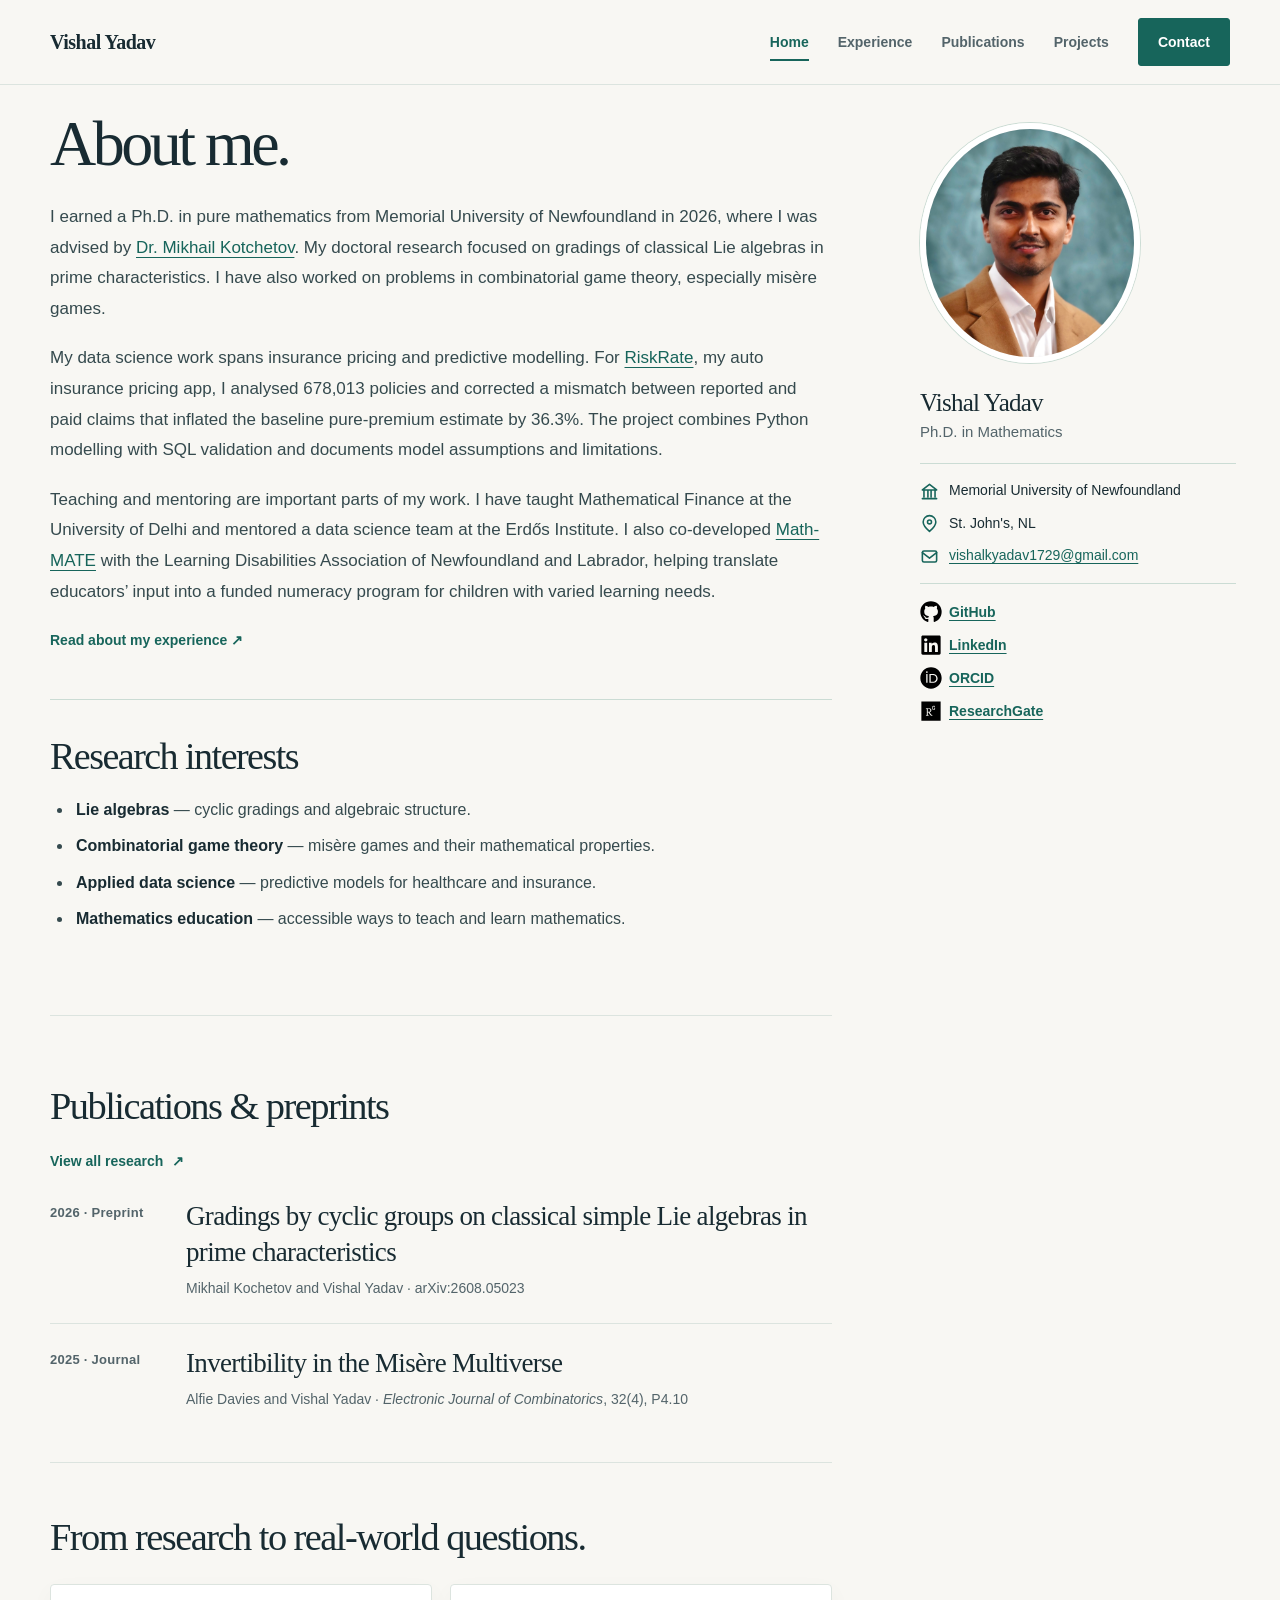
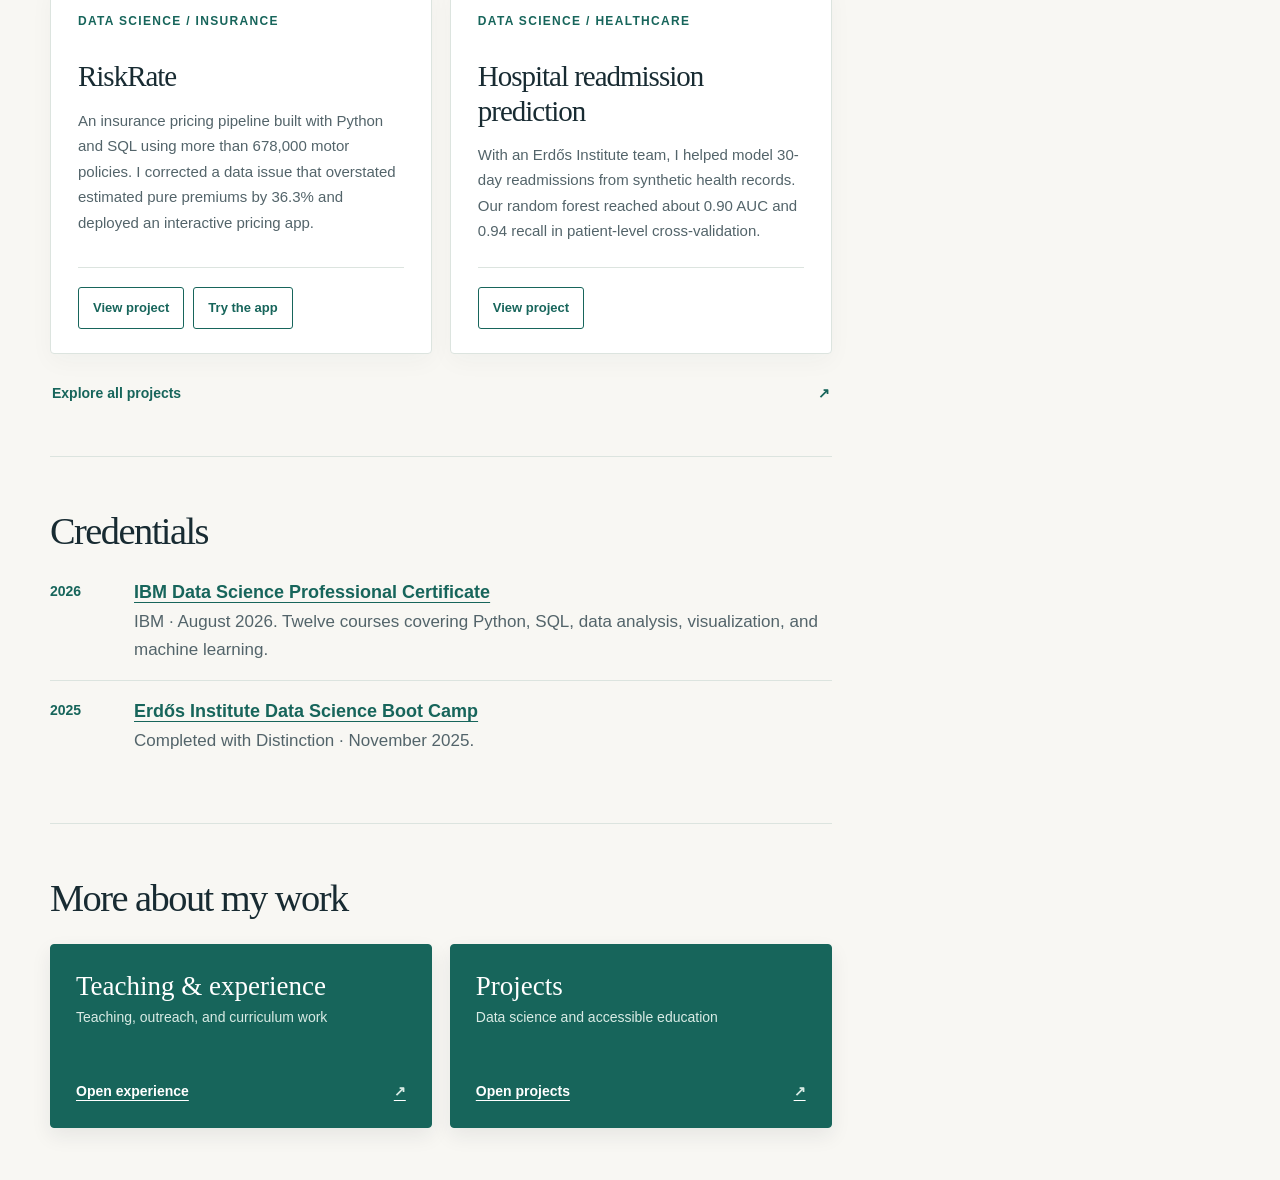
<file: index.html>
<!doctype html>
<html lang="en">
<head>
  <meta charset="utf-8">
  <meta name="viewport" content="width=device-width, initial-scale=1">
  <meta name="description" content="Vishal Yadav is a mathematics researcher, educator, and data scientist working across Lie algebras, game theory, healthcare, and insurance.">
  <title>Vishal Yadav | Mathematics, Data Science &amp; Education</title>
  <meta name="theme-color" content="#f8f7f3">
  <link rel="stylesheet" href="academic.css?v=20261028-profile-icons">
</head>
<body>
  <a class="skip-link" href="#main">Skip to content</a>
  <header class="site-header">
    <div class="header-inner container">
      <a class="brand" href="index.html" aria-label="Vishal Yadav, home"><span class="brand-name">Vishal Yadav</span></a>
      <nav class="main-nav" aria-label="Main navigation">
        <a href="index.html" aria-current="page">Home</a>
        <a href="about.html">Experience</a>
        <a href="education.html">Publications</a>
        <a href="projects.html">Projects</a>
        <a class="nav-contact" href="contact.html">Contact</a>
      </nav>
    </div>
  </header>

  <main id="main">
    <div class="home-layout container">
        <aside class="hero-profile" aria-label="Vishal Yadav's profile and contact details">
          <figure class="hero-portrait"><img src="vish.jpg" alt="Portrait of Vishal Yadav" width="240" height="240" fetchpriority="high"></figure>
          <div class="hero-profile-details">
            <h2>Vishal Yadav</h2>
            <p class="profile-degree">Ph.D. in Mathematics</p>
            <ul class="profile-facts">
              <li><svg viewBox="0 0 24 24" aria-hidden="true"><path d="m3 10 9-7 9 7M3 10h18M5 10v9m5-9v9m4-9v9m5-9v9M3 21h18"/></svg><span>Memorial University of Newfoundland</span></li>
              <li><svg viewBox="0 0 24 24" aria-hidden="true"><path d="M20 10c0 5-8 12-8 12S4 15 4 10a8 8 0 1 1 16 0Z"/><circle cx="12" cy="10" r="2.5"/></svg><span>St. John's, NL</span></li>
              <li><svg viewBox="0 0 24 24" aria-hidden="true"><rect x="3" y="5" width="18" height="14" rx="2"/><path d="m3 7 9 7 9-7"/></svg><a href="mailto:vishalkyadav1729@gmail.com">vishalkyadav1729@gmail.com</a></li>
            </ul>
            <nav class="profile-social" aria-label="Online profiles">
              <!-- Brand marks from Font Awesome Free 6.7.2 (CC BY 4.0). -->
              <a href="https://github.com/vishalyadav1729" target="_blank" rel="noopener noreferrer"><img src="assets/github.svg" alt="" aria-hidden="true"><span>GitHub</span></a>
              <a href="https://www.linkedin.com/in/vishal-yadav1729/" target="_blank" rel="noopener noreferrer"><img src="assets/linkedin.svg" alt="" aria-hidden="true"><span>LinkedIn</span></a>
              <a href="https://orcid.org/0009-0005-4583-9429" target="_blank" rel="noopener noreferrer"><img src="assets/orcid.svg" alt="" aria-hidden="true"><span>ORCID</span></a>
              <a href="https://www.researchgate.net/profile/Vishal-Yadav-47" target="_blank" rel="noopener noreferrer"><img src="assets/researchgate.svg" alt="" aria-hidden="true"><span>ResearchGate</span></a>
            </nav>
          </div>
        </aside>
      <div class="home-content">
        <section class="hero-wrap" aria-labelledby="about-title">
          <div class="hero">
        <div class="hero-copy">
          <h1 id="about-title">About me.</h1>
          <div class="hero-bio">
            <p>I earned a Ph.D. in pure mathematics from Memorial University of Newfoundland in 2026, where I was advised by <a href="https://www.math.mun.ca/~mikhail/" target="_blank" rel="noopener noreferrer">Dr. Mikhail Kotchetov</a>. My doctoral research focused on gradings of classical Lie algebras in prime characteristics. I have also worked on problems in combinatorial game theory, especially misère games.</p>
            <p>My data science work spans insurance pricing and predictive modelling. For <a href="https://riskrate.streamlit.app/" target="_blank" rel="noopener noreferrer">RiskRate</a>, my auto insurance pricing app, I analysed 678,013 policies and corrected a mismatch between reported and paid claims that inflated the baseline pure-premium estimate by 36.3%. The project combines Python modelling with SQL validation and documents model assumptions and limitations.</p>
            <p>Teaching and mentoring are important parts of my work. I have taught Mathematical Finance at the University of Delhi and mentored a data science team at the Erdős Institute. I also co-developed <a href="https://mathmate.ldanl.ca/" target="_blank" rel="noopener noreferrer">Math-MATE</a> with the Learning Disabilities Association of Newfoundland and Labrador, helping translate educators’ input into a funded numeracy program for children with varied learning needs.</p>
          </div>
          <a class="text-link hero-more" href="about.html">Read about my experience <span aria-hidden="true">↗</span></a>
          <section class="hero-interests" aria-labelledby="interests-title">
            <h2 id="interests-title">Research interests</h2>
            <ul>
              <li><strong>Lie algebras</strong> — cyclic gradings and algebraic structure.</li>
              <li><strong>Combinatorial game theory</strong> — misère games and their mathematical properties.</li>
              <li><strong>Applied data science</strong> — predictive models for healthcare and insurance.</li>
              <li><strong>Mathematics education</strong> — accessible ways to teach and learn mathematics.</li>
            </ul>
          </section>
        </div>
          </div>
        </section>

    <div class="home-container">
      <section class="home-section" aria-labelledby="publications-title">
        <div class="section-aside"><h2 id="publications-title">Publications &amp; preprints</h2><a class="aside-link" href="education.html">View all research <span aria-hidden="true">↗</span></a></div>
        <div class="section-main publication-list"><article class="publication-row"><span class="publication-date">2026 · Preprint</span><div><h3><a href="https://arxiv.org/abs/2608.05023" target="_blank" rel="noopener noreferrer">Gradings by cyclic groups on classical simple Lie algebras in prime characteristics</a></h3><p>Mikhail Kochetov and Vishal Yadav · arXiv:2608.05023</p></div></article><article class="publication-row"><span class="publication-date">2025 · Journal</span><div><h3><a href="https://www.combinatorics.org/ojs/index.php/eljc/article/view/v32i4p10" target="_blank" rel="noopener noreferrer">Invertibility in the Misère Multiverse</a></h3><p>Alfie Davies and Vishal Yadav · <i>Electronic Journal of Combinatorics</i>, 32(4), P4.10</p></div></article></div>
      </section>

      <section class="home-section work-section" id="selected-work" aria-labelledby="work-title">
        <div class="section-aside"><h2 id="work-title">From research to real-world questions.</h2></div>
        <div class="section-main work-grid">
          <article class="work-card"><p class="card-type">Data science / Insurance</p><h3>RiskRate</h3><p>An insurance pricing pipeline built with Python and SQL using more than 678,000 motor policies. I corrected a data issue that overstated estimated pure premiums by 36.3% and deployed an interactive pricing app.</p><div class="card-links"><a class="button button-secondary" href="https://github.com/vishalyadav1729/auto-insurance-pricing" target="_blank" rel="noopener noreferrer">View project</a><a class="button button-secondary" href="https://riskrate.streamlit.app/" target="_blank" rel="noopener noreferrer">Try the app</a></div></article>
          <article class="work-card"><p class="card-type">Data science / Healthcare</p><h3>Hospital readmission prediction</h3><p>With an Erdős Institute team, I helped model 30-day readmissions from synthetic health records. Our random forest reached about 0.90 AUC and 0.94 recall in patient-level cross-validation.</p><div class="card-links"><a class="button button-secondary" href="https://github.com/Erdos-Projects/fall-2025-patient-risk-identification" target="_blank" rel="noopener noreferrer">View project</a></div></article>
          <a class="work-more" href="projects.html"><span>Explore all projects</span><span aria-hidden="true">↗</span></a>
        </div>
      </section>

      <section class="home-section credentials-section" aria-labelledby="credentials-title">
        <div class="section-aside"><h2 id="credentials-title">Credentials</h2></div>
        <div class="section-main credential-list"><div><span class="credential-year">2026</span><p><strong><a href="https://coursera.org/share/ab4e0356fe9e3edccf27f408b512e5dd" target="_blank" rel="noopener noreferrer">IBM Data Science Professional Certificate</a></strong><br>IBM · August 2026. Twelve courses covering Python, SQL, data analysis, visualization, and machine learning.</p></div><div><span class="credential-year">2025</span><p><strong><a href="https://www.erdosinstitute.org/certificates/fall-2025/data-science-boot-camp/vishal-yadav/96dfc7ea-9feb-4738-9ed8-773807571219" target="_blank" rel="noopener noreferrer">Erdős Institute Data Science Boot Camp</a></strong><br>Completed with Distinction · November 2025.</p></div></div>
      </section>

      <section class="home-section explore-section" aria-labelledby="explore-title">
        <div class="section-aside"><h2 id="explore-title">More about my work</h2></div>
        <div class="section-main more-links">
          <a href="about.html"><strong>Teaching &amp; experience</strong><span>Teaching, outreach, and curriculum work</span><span class="more-link-action">Open experience <span aria-hidden="true">↗</span></span></a>
          <a href="projects.html"><strong>Projects</strong><span>Data science and accessible education</span><span class="more-link-action">Open projects <span aria-hidden="true">↗</span></span></a>
        </div>
      </section>

    </div>
      </div>
    </div>

  </main>

</body>
</html>
</file>
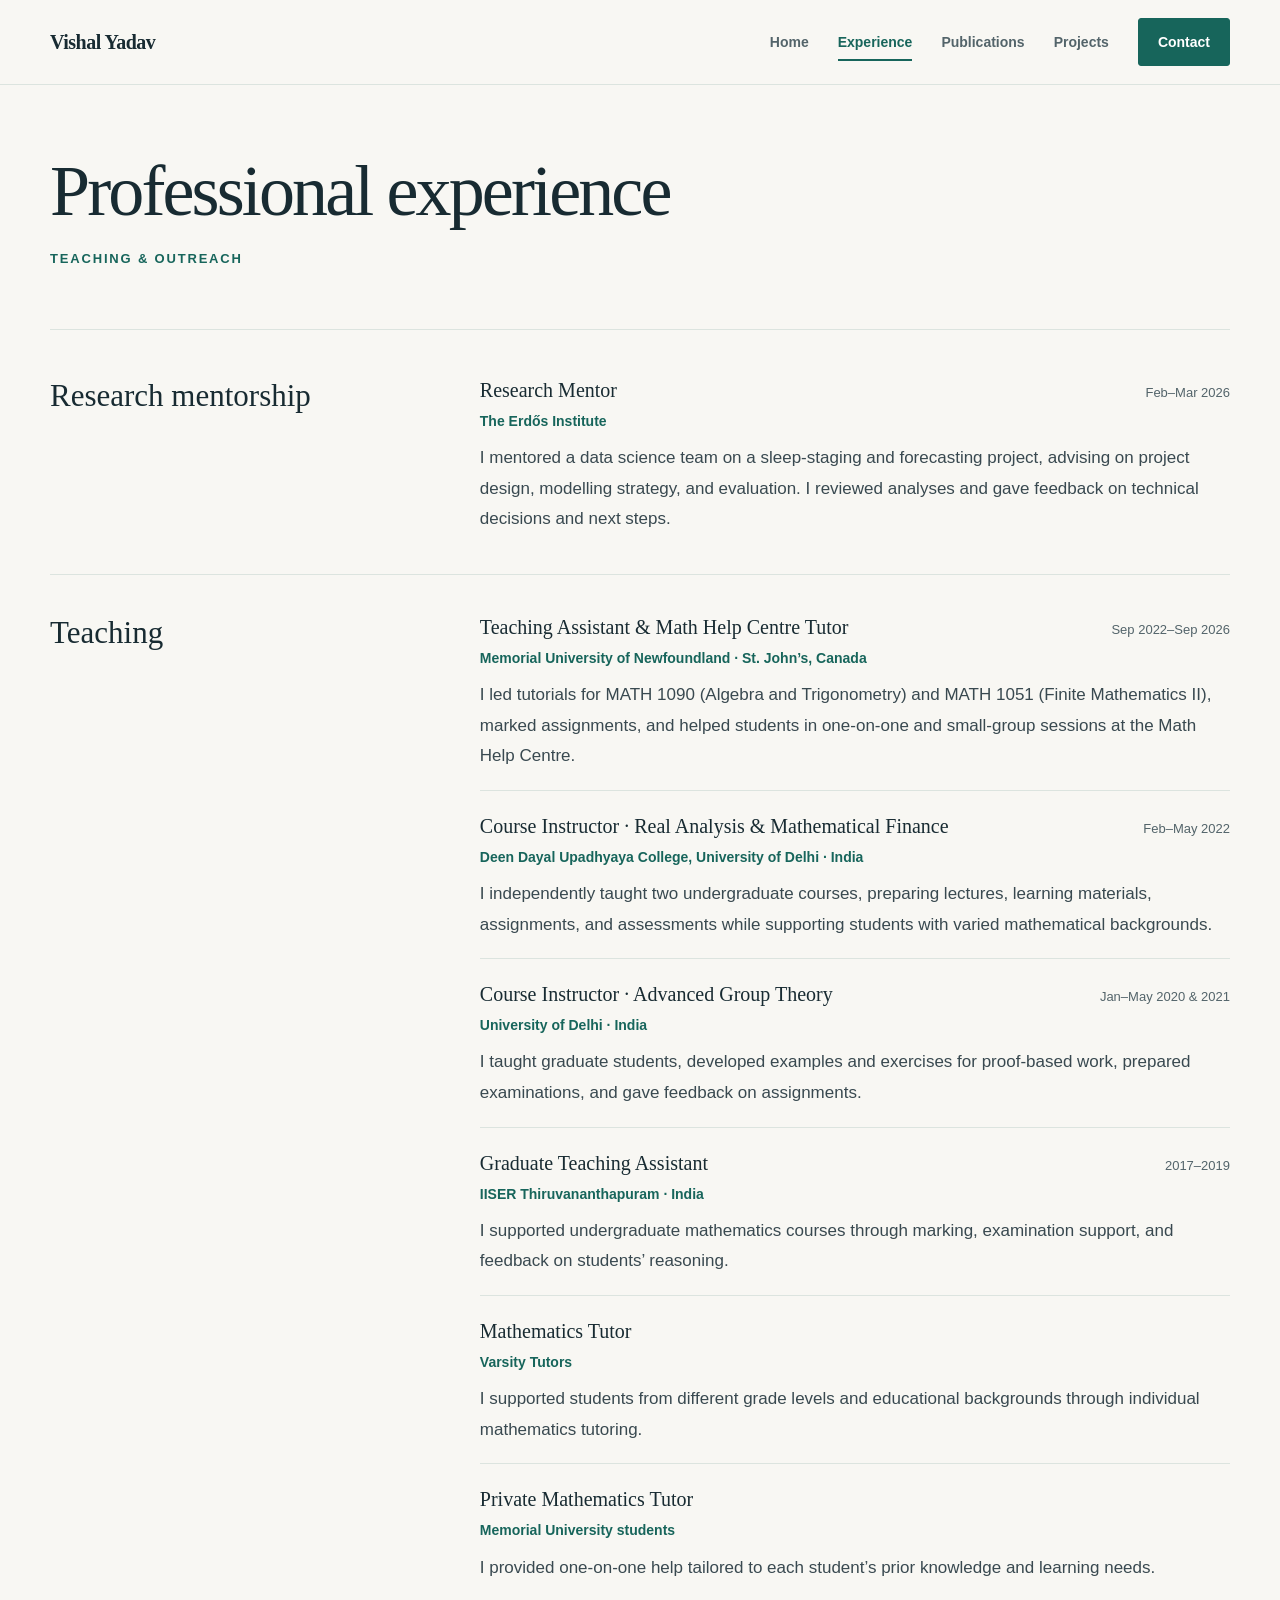
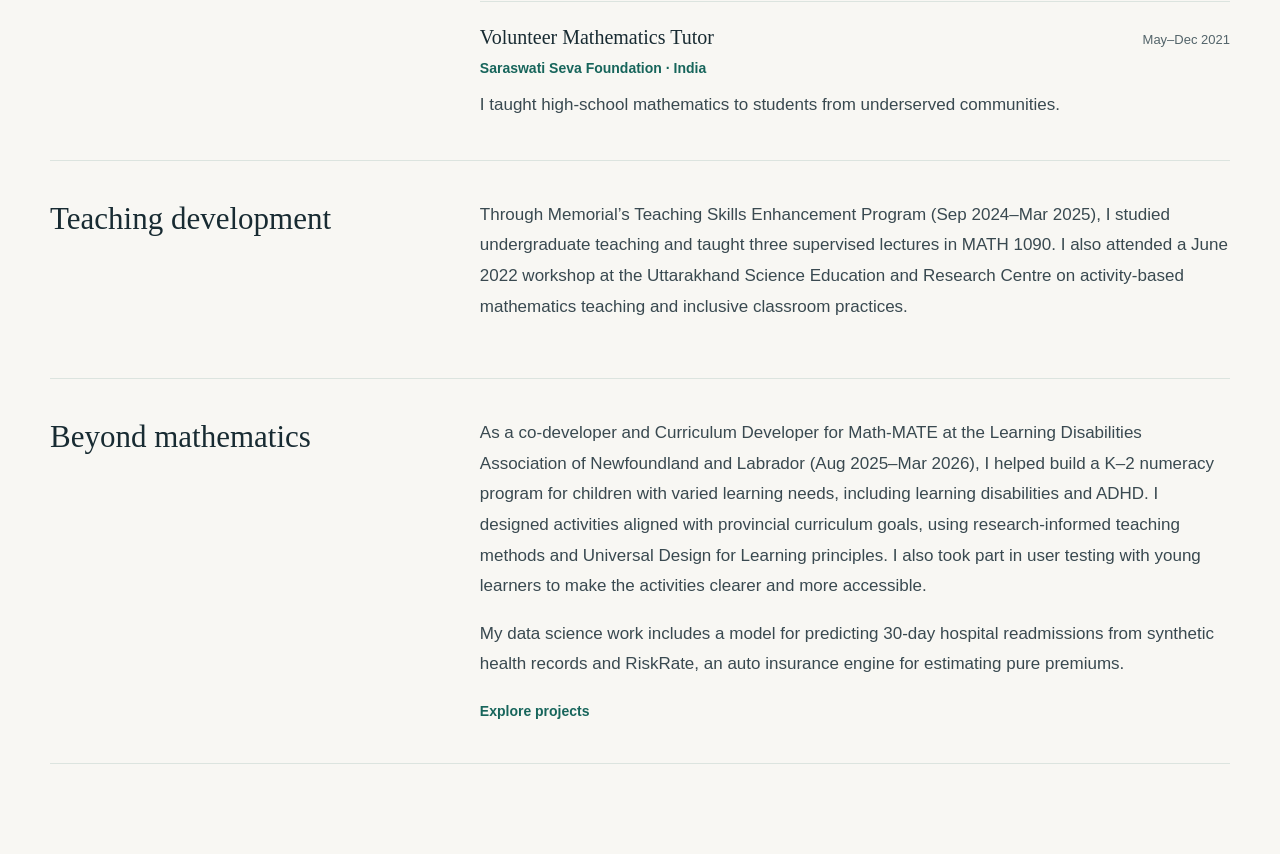
<file: about.html>
<!doctype html>
<html lang="en">
<head>
  <meta charset="utf-8">
  <meta name="viewport" content="width=device-width, initial-scale=1">
  <meta name="description" content="Vishal Yadav's research mentoring, mathematics teaching, tutoring, and accessible education work.">
  <title>Experience | Vishal Yadav</title>
  <link rel="stylesheet" href="academic.css?v=20261028-fixed-header">
</head>
<body>
  <a class="skip-link" href="#main">Skip to content</a>
  <header class="site-header"><div class="header-inner container"><a class="brand" href="index.html" aria-label="Vishal Yadav, home"><span class="brand-name">Vishal Yadav</span></a><nav class="main-nav" aria-label="Main navigation"><a href="index.html">Home</a><a href="about.html" aria-current="page">Experience</a><a href="education.html">Publications</a><a href="projects.html">Projects</a><a class="nav-contact" href="contact.html">Contact</a></nav></div></header>
  <main id="main">
    <section class="page-hero container"><h1 class="page-title">Professional experience</h1><p class="section-kicker">Teaching &amp; outreach</p></section>
    <div class="page-content container">
      <section class="prose-grid" aria-labelledby="mentoring-heading">
        <h2 id="mentoring-heading">Research mentorship</h2>
        <div class="experience-list">
          <article class="experience-item"><div class="experience-item-head"><h3>Research Mentor</h3><span>Feb–Mar 2026</span></div><p class="experience-place">The Erdős Institute</p><p>I mentored a data science team on a sleep-staging and forecasting project, advising on project design, modelling strategy, and evaluation. I reviewed analyses and gave feedback on technical decisions and next steps.</p></article>
        </div>
      </section>
      <section class="prose-grid" aria-labelledby="teaching-heading">
        <h2 id="teaching-heading">Teaching</h2>
        <div class="experience-list">
          <article class="experience-item"><div class="experience-item-head"><h3>Teaching Assistant &amp; Math Help Centre Tutor</h3><span>Sep 2022–Sep 2026</span></div><p class="experience-place">Memorial University of Newfoundland · St. John’s, Canada</p><p>I led tutorials for MATH 1090 (Algebra and Trigonometry) and MATH 1051 (Finite Mathematics II), marked assignments, and helped students in one-on-one and small-group sessions at the Math Help Centre.</p></article>
          <article class="experience-item"><div class="experience-item-head"><h3>Course Instructor · Real Analysis &amp; Mathematical Finance</h3><span>Feb–May 2022</span></div><p class="experience-place">Deen Dayal Upadhyaya College, University of Delhi · India</p><p>I independently taught two undergraduate courses, preparing lectures, learning materials, assignments, and assessments while supporting students with varied mathematical backgrounds.</p></article>
          <article class="experience-item"><div class="experience-item-head"><h3>Course Instructor · Advanced Group Theory</h3><span>Jan–May 2020 &amp; 2021</span></div><p class="experience-place">University of Delhi · India</p><p>I taught graduate students, developed examples and exercises for proof-based work, prepared examinations, and gave feedback on assignments.</p></article>
          <article class="experience-item"><div class="experience-item-head"><h3>Graduate Teaching Assistant</h3><span>2017–2019</span></div><p class="experience-place">IISER Thiruvananthapuram · India</p><p>I supported undergraduate mathematics courses through marking, examination support, and feedback on students’ reasoning.</p></article>
          <article class="experience-item"><div class="experience-item-head"><h3>Mathematics Tutor</h3></div><p class="experience-place">Varsity Tutors</p><p>I supported students from different grade levels and educational backgrounds through individual mathematics tutoring.</p></article>
          <article class="experience-item"><div class="experience-item-head"><h3>Private Mathematics Tutor</h3></div><p class="experience-place">Memorial University students</p><p>I provided one-on-one help tailored to each student’s prior knowledge and learning needs.</p></article>
          <article class="experience-item"><div class="experience-item-head"><h3>Volunteer Mathematics Tutor</h3><span>May–Dec 2021</span></div><p class="experience-place">Saraswati Seva Foundation · India</p><p>I taught high-school mathematics to students from underserved communities.</p></article>
        </div>
      </section>
      <section class="prose-grid" aria-labelledby="development-heading"><h2 id="development-heading">Teaching development</h2><div><p>Through Memorial’s Teaching Skills Enhancement Program (Sep 2024–Mar 2025), I studied undergraduate teaching and taught three supervised lectures in MATH 1090. I also attended a June 2022 workshop at the Uttarakhand Science Education and Research Centre on activity-based mathematics teaching and inclusive classroom practices.</p></div></section>
      <section class="prose-grid" aria-labelledby="beyond-heading"><h2 id="beyond-heading">Beyond mathematics</h2><div><p>As a co-developer and Curriculum Developer for Math-MATE at the Learning Disabilities Association of Newfoundland and Labrador (Aug 2025–Mar 2026), I helped build a K–2 numeracy program for children with varied learning needs, including learning disabilities and ADHD. I designed activities aligned with provincial curriculum goals, using research-informed teaching methods and Universal Design for Learning principles. I also took part in user testing with young learners to make the activities clearer and more accessible.</p><p>My data science work includes a model for predicting 30-day hospital readmissions from synthetic health records and RiskRate, an auto insurance engine for estimating pure premiums.</p><a class="text-link" href="projects.html">Explore projects</a></div></section>
    </div>
  </main>
</body>
</html>
</file>
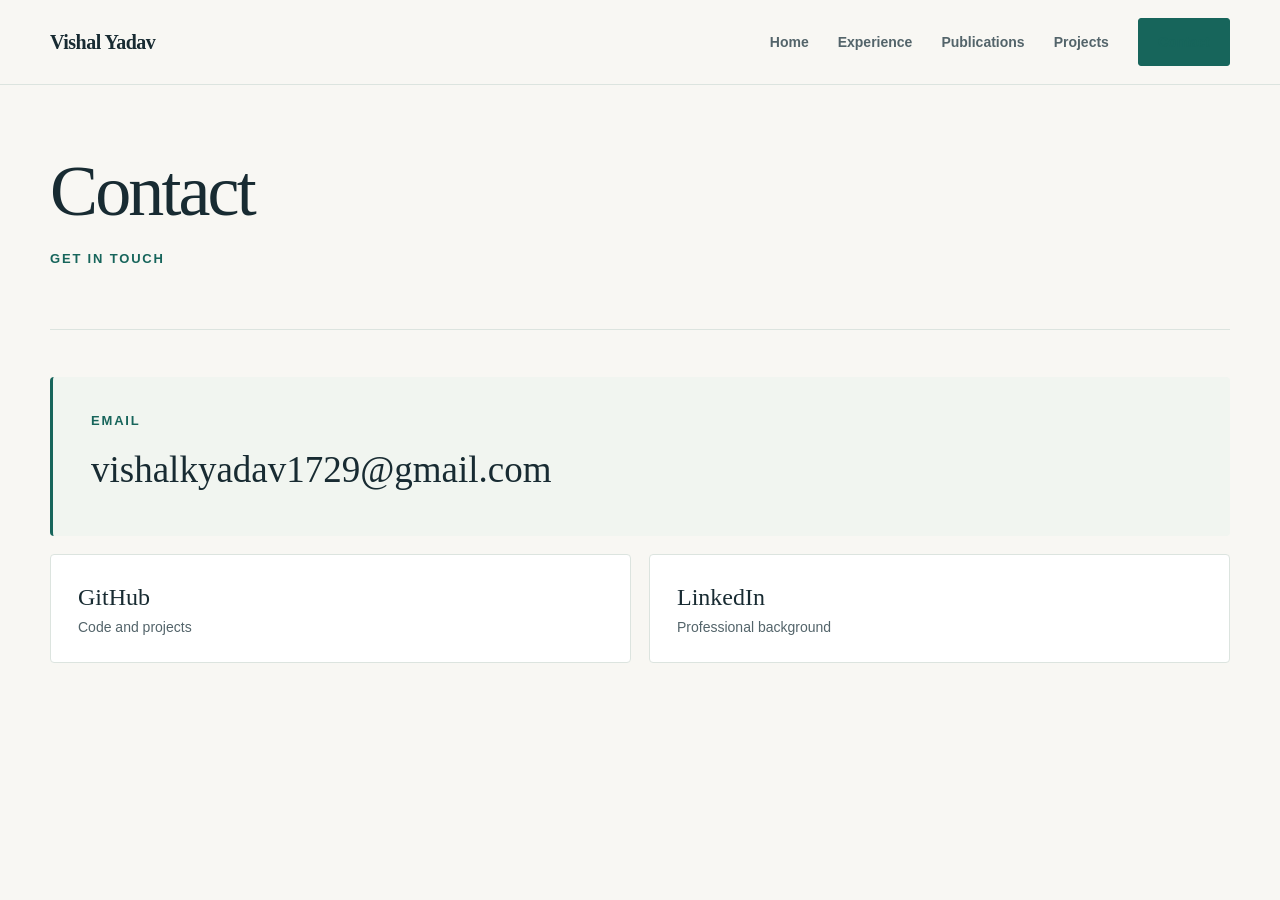
<file: contact.html>
<!doctype html>
<html lang="en">
<head><meta charset="utf-8"><meta name="viewport" content="width=device-width, initial-scale=1"><meta name="description" content="Contact Vishal Yadav for questions about mathematics, research, teaching, or projects."><title>Contact | Vishal Yadav</title><link rel="stylesheet" href="academic.css?v=20261028-fixed-header"></head>
<body class="contact-page">
  <a class="skip-link" href="#main">Skip to content</a>
  <header class="site-header"><div class="header-inner container"><a class="brand" href="index.html" aria-label="Vishal Yadav, home"><span class="brand-name">Vishal Yadav</span></a><nav class="main-nav" aria-label="Main navigation"><a href="index.html">Home</a><a href="about.html">Experience</a><a href="education.html">Publications</a><a href="projects.html">Projects</a><a class="nav-contact" href="contact.html" aria-current="page">Contact</a></nav></div></header>
  <main id="main"><section class="page-hero container"><h1 class="page-title">Contact</h1><p class="section-kicker">Get in touch</p></section>
    <div class="page-content container contact-details">
      <section class="contact-primary" aria-label="Email address">
        <p class="section-kicker">Email</p>
        <a class="contact-email" href="mailto:vishalkyadav1729@gmail.com">vishalkyadav1729@gmail.com</a>
      </section>
      <div class="contact-profiles" aria-label="Online profiles">
        <a class="contact-profile" href="https://github.com/vishalyadav1729" target="_blank" rel="noopener noreferrer"><span><strong>GitHub</strong><small>Code and projects</small></span></a>
        <a class="contact-profile" href="https://www.linkedin.com/in/vishal-yadav1729/" target="_blank" rel="noopener noreferrer"><span><strong>LinkedIn</strong><small>Professional background</small></span></a>
      </div>
    </div>
  </main>
</body></html>
</file>
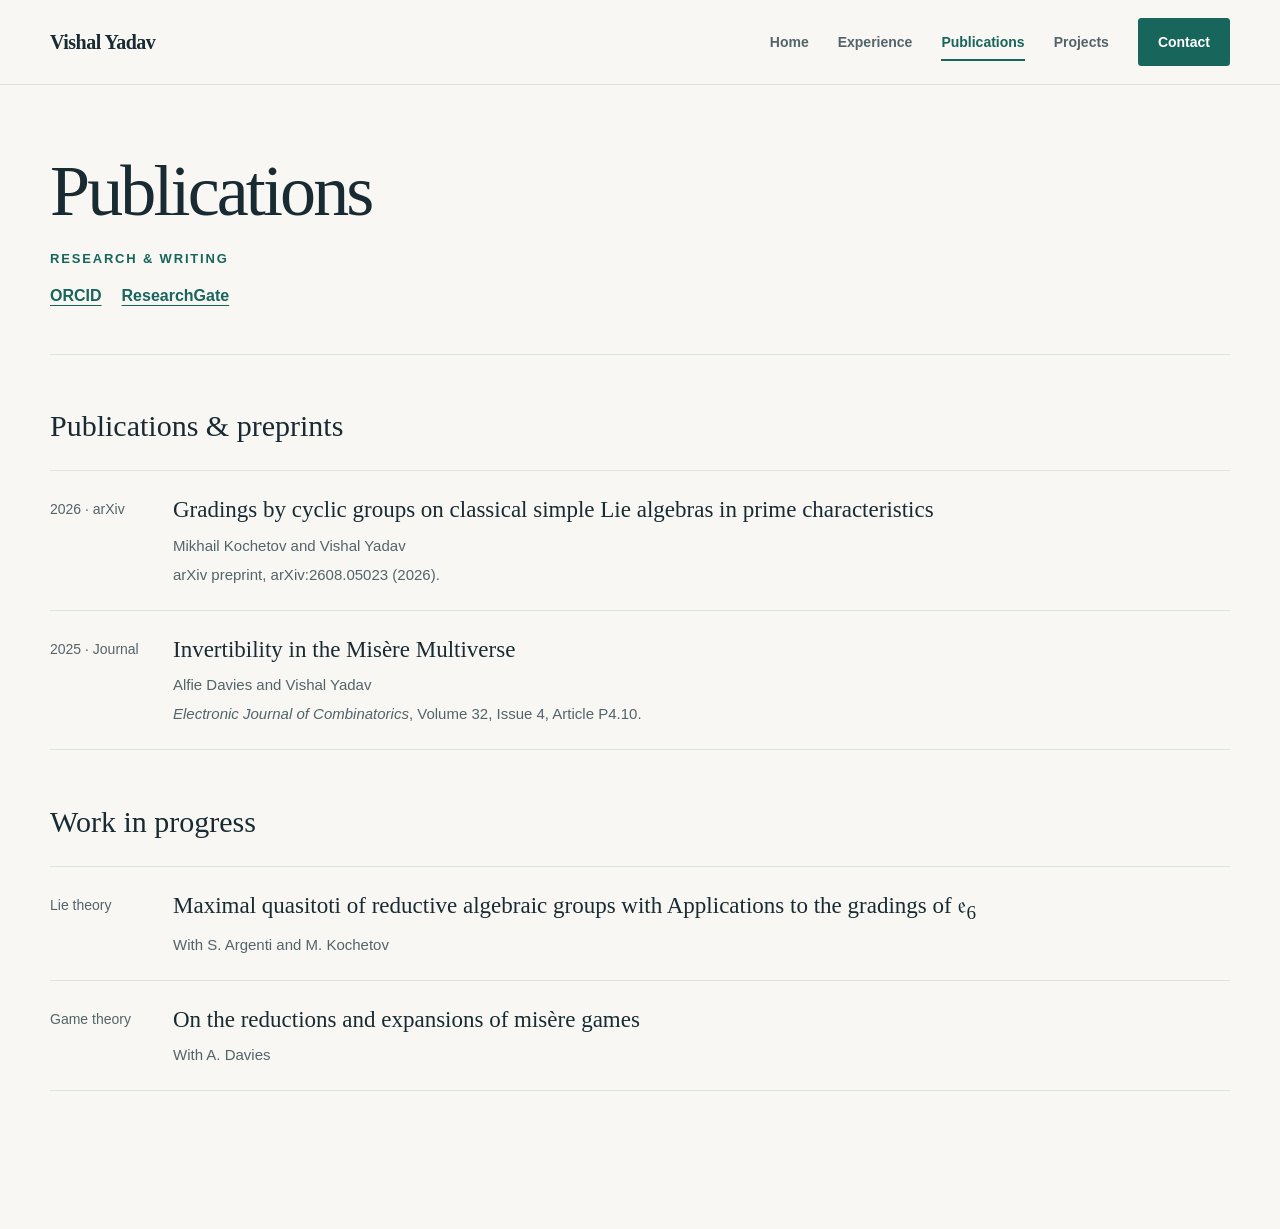
<file: education.html>
<!doctype html>
<html lang="en">
<head>
  <meta charset="utf-8">
  <meta name="viewport" content="width=device-width, initial-scale=1">
  <meta name="description" content="Journal publications, arXiv preprints, and ongoing research by Vishal Yadav in algebra and combinatorial game theory.">
  <title>Publications | Vishal Yadav</title>
  <link rel="stylesheet" href="academic.css?v=20261028-fixed-header">
</head>
<body>
  <a class="skip-link" href="#main">Skip to content</a>
  <header class="site-header"><div class="header-inner container"><a class="brand" href="index.html" aria-label="Vishal Yadav, home"><span class="brand-name">Vishal Yadav</span></a><nav class="main-nav" aria-label="Main navigation"><a href="index.html">Home</a><a href="about.html">Experience</a><a href="education.html" aria-current="page">Publications</a><a href="projects.html">Projects</a><a class="nav-contact" href="contact.html">Contact</a></nav></div></header>
  <main id="main">
    <section class="page-hero container"><h1 class="page-title">Publications</h1><p class="section-kicker">Research &amp; writing</p><div class="profile-links"><a href="https://orcid.org/0009-0005-4583-9429" target="_blank" rel="noopener noreferrer">ORCID</a><a href="https://www.researchgate.net/profile/Vishal-Yadav-47" target="_blank" rel="noopener noreferrer">ResearchGate</a></div></section>
    <div class="page-content container publication-list">
      <section class="publication-group" aria-labelledby="available-heading">
        <h2 id="available-heading">Publications &amp; preprints</h2>
        <article class="publication-entry"><span class="entry-year">2026 · arXiv</span><div><h3><a href="https://arxiv.org/abs/2608.05023" target="_blank" rel="noopener noreferrer">Gradings by cyclic groups on classical simple Lie algebras in prime characteristics</a></h3><p>Mikhail Kochetov and Vishal Yadav</p><p class="venue">arXiv preprint, arXiv:2608.05023 (2026).</p></div></article>
        <article class="publication-entry"><span class="entry-year">2025 · Journal</span><div><h3><a href="https://www.combinatorics.org/ojs/index.php/eljc/article/view/v32i4p10" target="_blank" rel="noopener noreferrer">Invertibility in the Misère Multiverse</a></h3><p>Alfie Davies and Vishal Yadav</p><p class="venue"><i>Electronic Journal of Combinatorics</i>, Volume 32, Issue 4, Article P4.10.</p></div></article>
      </section>
      <section class="publication-group" aria-labelledby="progress-heading">
        <h2 id="progress-heading">Work in progress</h2>
        <article class="publication-entry"><span class="entry-year">Lie theory</span><div><h3>Maximal quasitoti of reductive algebraic groups with Applications to the gradings of 𝔢<sub>6</sub></h3><p>With S. Argenti and M. Kochetov</p></div></article>
        <article class="publication-entry"><span class="entry-year">Game theory</span><div><h3>On the reductions and expansions of misère games</h3><p>With A. Davies</p></div></article>
      </section>
    </div>
  </main>
</body>
</html>
</file>
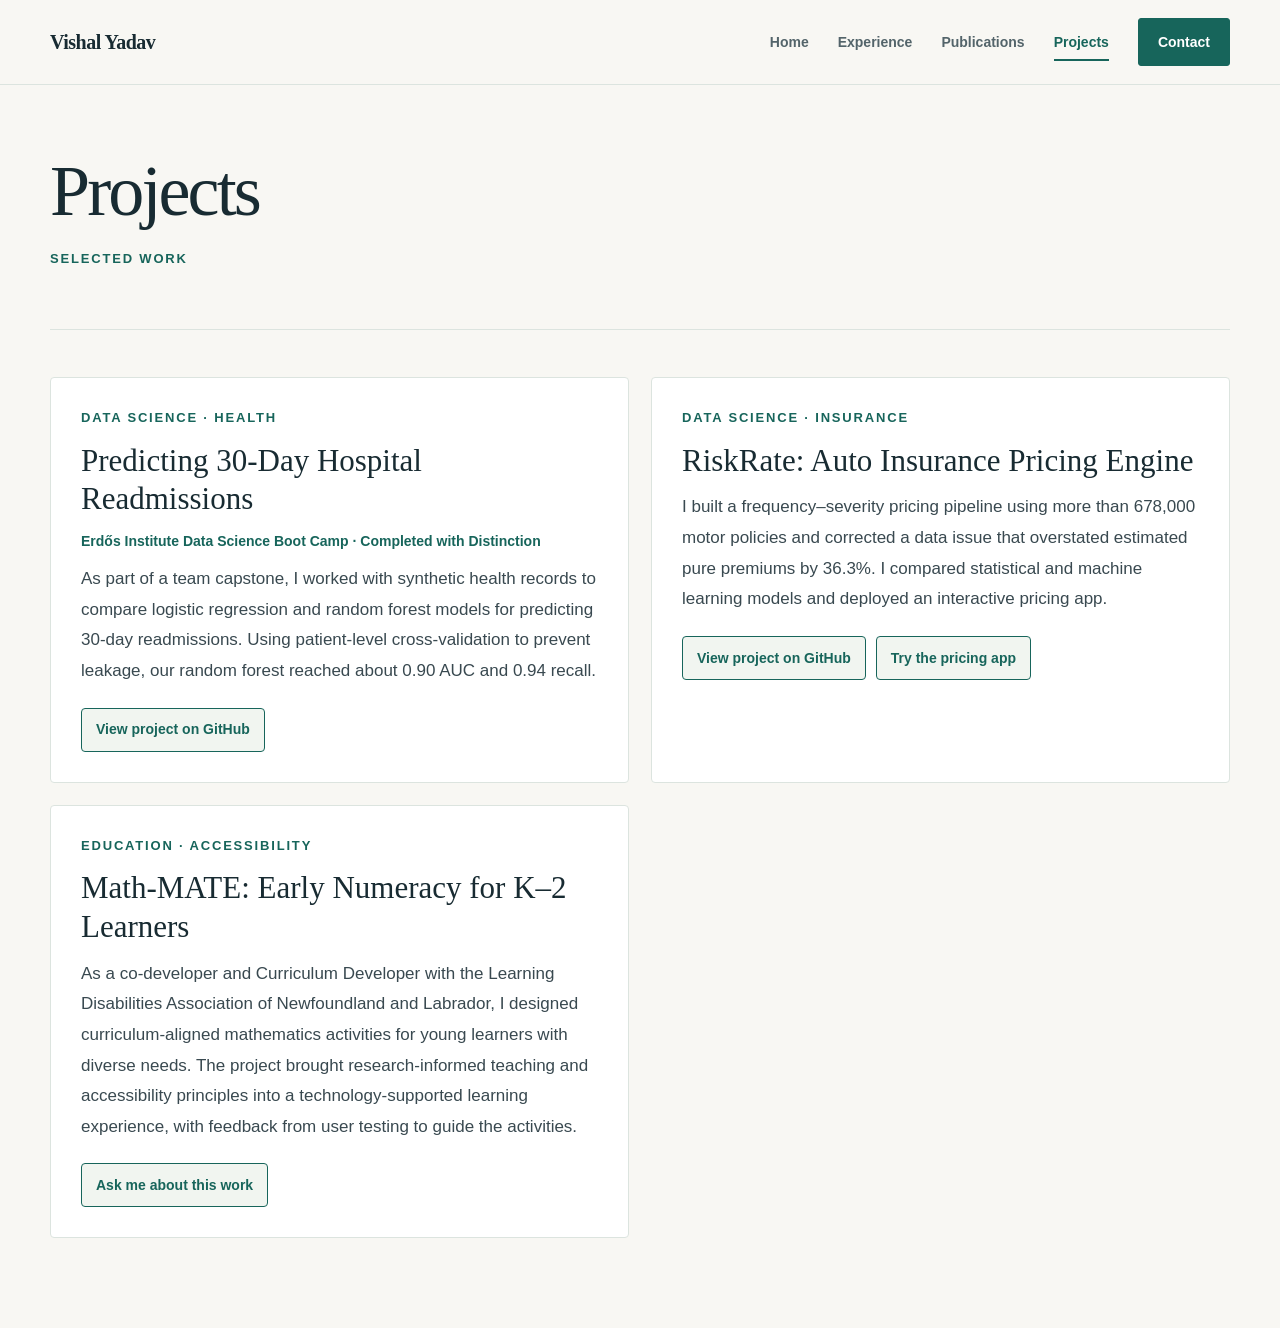
<file: projects.html>
<!doctype html>
<html lang="en">
<head><meta charset="utf-8"><meta name="viewport" content="width=device-width, initial-scale=1"><meta name="description" content="Vishal Yadav's data science projects in hospital readmission prediction and insurance pricing, plus accessible mathematics education."><title>Projects | Vishal Yadav</title><link rel="stylesheet" href="academic.css?v=20261028-fixed-header"></head>
<body>
  <a class="skip-link" href="#main">Skip to content</a>
  <header class="site-header"><div class="header-inner container"><a class="brand" href="index.html" aria-label="Vishal Yadav, home"><span class="brand-name">Vishal Yadav</span></a><nav class="main-nav" aria-label="Main navigation"><a href="index.html">Home</a><a href="about.html">Experience</a><a href="education.html">Publications</a><a href="projects.html" aria-current="page">Projects</a><a class="nav-contact" href="contact.html">Contact</a></nav></div></header>
  <main id="main"><section class="page-hero container"><h1 class="page-title">Projects</h1><p class="section-kicker">Selected work</p></section>
    <div class="page-content container project-grid">
      <article class="project-card"><p class="section-kicker">Data science · Health</p><h2>Predicting 30-Day Hospital Readmissions</h2><p class="project-award">Erdős Institute Data Science Boot Camp · Completed with Distinction</p><p>As part of a team capstone, I worked with synthetic health records to compare logistic regression and random forest models for predicting 30-day readmissions. Using patient-level cross-validation to prevent leakage, our random forest reached about 0.90 AUC and 0.94 recall.</p><a class="text-link" href="https://github.com/Erdos-Projects/fall-2025-patient-risk-identification" target="_blank" rel="noopener noreferrer">View project on GitHub</a></article>
      <article class="project-card"><p class="section-kicker">Data science · Insurance</p><h2>RiskRate: Auto Insurance Pricing Engine</h2><p>I built a frequency–severity pricing pipeline using more than 678,000 motor policies and corrected a data issue that overstated estimated pure premiums by 36.3%. I compared statistical and machine learning models and deployed an interactive pricing app.</p><div class="project-actions"><a class="text-link" href="https://github.com/vishalyadav1729/auto-insurance-pricing" target="_blank" rel="noopener noreferrer">View project on GitHub</a><a class="text-link" href="https://riskrate.streamlit.app/" target="_blank" rel="noopener noreferrer">Try the pricing app</a></div></article>
      <article class="project-card"><p class="section-kicker">Education · Accessibility</p><h2>Math-MATE: Early Numeracy for K–2 Learners</h2><p>As a co-developer and Curriculum Developer with the Learning Disabilities Association of Newfoundland and Labrador, I designed curriculum-aligned mathematics activities for young learners with diverse needs. The project brought research-informed teaching and accessibility principles into a technology-supported learning experience, with feedback from user testing to guide the activities.</p><a class="text-link" href="contact.html">Ask me about this work</a></article>
    </div>
  </main>
</body></html>
</file>
<file: academic.css>
:root {
  --ink: #1e2b32;
  --muted: #52626b;
  --accent: #21665f;
  --line: #dce4e3;
  --soft: #f5f8f7;
  --serif: Georgia, "Times New Roman", serif;
  --sans: -apple-system, BlinkMacSystemFont, "Segoe UI", Arial, sans-serif;
}

* { box-sizing: border-box; }
html { scroll-behavior: smooth; scroll-padding-top: 100px; }
body { margin: 0; background: #fff; color: var(--ink); font-family: var(--sans); font-size: 17px; line-height: 1.65; }
a { color: var(--accent); }
a:hover { color: #164c47; }
img { max-width: 100%; }
.container { width: min(100% - 40px, 1080px); margin-inline: auto; }
:focus-visible { outline: 3px solid #d5a645; outline-offset: 3px; }
.skip-link { position: absolute; left: 16px; top: -60px; z-index: 20; padding: 9px 12px; color: #fff; background: var(--ink); }
.skip-link:focus { top: 12px; }

.site-header { border-bottom: 1px solid var(--line); background: #fff; }
.header-inner { min-height: 76px; display: flex; justify-content: space-between; align-items: center; gap: 28px; }
.brand { color: var(--ink); text-decoration: none; white-space: nowrap; }
.brand-name { font-family: var(--serif); font-size: 23px; font-weight: 700; letter-spacing: -.025em; }
.main-nav { display: flex; flex-wrap: wrap; justify-content: flex-end; align-items: center; gap: 27px; }
.main-nav a { color: var(--muted); font-size: 14px; font-weight: 600; text-decoration: none; }
.main-nav a:hover, .main-nav a[aria-current="page"] { color: var(--accent); }
.main-nav .nav-contact { color: var(--accent); }

/* The home page follows a traditional academic profile: portrait, biography, papers. */
.home-container { padding-bottom: 68px; }
.academic-profile { display: grid; grid-template-columns: 200px minmax(0, 1fr); align-items: center; gap: 52px; padding: 62px 0 57px; }
.profile-photo { display: block; width: 200px; height: 250px; object-fit: cover; object-position: center 24%; border-radius: 4px; }
.profile-copy { max-width: 700px; }
h1, h2, h3, p { margin-top: 0; }
h1, h2, h3 { font-family: var(--serif); }
.profile-copy h1 { margin: 0 0 8px; font-size: clamp(43px, 5vw, 62px); font-weight: 400; letter-spacing: -.045em; line-height: 1.12; }
.profile-role { margin: 0 0 15px; color: var(--ink); font-size: 19px; font-weight: 600; }
.profile-summary { margin: 0 0 22px; color: var(--muted); font-size: 17px; }
.profile-links { display: flex; flex-wrap: wrap; gap: 20px; }
.profile-links a { font-size: 14px; font-weight: 700; text-underline-offset: 4px; }
.page-hero .profile-links a { font-size: 16px; }
.academic-section { display: grid; grid-template-columns: 200px minmax(0, 1fr); gap: 52px; padding: 39px 0 42px; border-top: 1px solid var(--line); }
.academic-section h2 { margin: 0; font-size: 27px; line-height: 1.3; font-weight: 400; }
.section-body { max-width: 760px; }
.section-body p { margin: 0 0 16px; color: #394950; line-height: 1.8; }
.section-body p a { text-underline-offset: 3px; }
.section-body p:last-child { margin-bottom: 0; }
.section-heading h2 { margin-bottom: 14px; }
.section-heading a { font-size: 14px; font-weight: 700; text-decoration: none; }
.section-heading a:hover { text-decoration: underline; }
.publication-row { display: grid; grid-template-columns: 85px minmax(0, 1fr); gap: 18px; padding: 0 0 23px; margin-bottom: 23px; border-bottom: 1px solid var(--line); }
.publication-row:last-child { margin-bottom: 0; border-bottom: 0; padding-bottom: 0; }
.publication-date { color: var(--muted); font-size: 14px; padding-top: 5px; }
.publication-row h3 { margin: 0 0 7px; font-size: 22px; font-weight: 400; line-height: 1.35; }
.publication-row h3 a { color: var(--ink); text-decoration: none; }
.publication-row h3 a:hover { color: var(--accent); text-decoration: underline; }
.publication-row p { margin: 0; font-size: 14px; color: var(--muted); line-height: 1.6; }
.more-links { display: grid; grid-template-columns: repeat(2, minmax(0, 1fr)); gap: 22px; }
.more-links a { display: flex; flex-direction: column; gap: 4px; color: var(--ink); text-decoration: none; }
.more-links a:hover strong { color: var(--accent); }
.more-links strong { font-family: var(--serif); font-size: 20px; font-weight: 400; }
.more-links span { color: var(--muted); font-size: 14px; }

/* Shared interior pages. */
.page-hero { padding: 57px 0 43px; border-bottom: 1px solid var(--line); }
.section-kicker { margin: 0 0 13px; color: var(--accent); font-size: 13px; font-weight: 700; letter-spacing: .14em; text-transform: uppercase; }
.page-title { max-width: 830px; margin: 0 0 17px; font-size: clamp(40px, 5vw, 58px); font-weight: 400; line-height: 1.14; letter-spacing: -.04em; }
.page-title em { color: var(--accent); font-weight: 400; }
.page-intro { max-width: 760px; margin: 0; color: var(--muted); font-size: 17px; line-height: 1.8; }
.page-content { padding-block: 47px 85px; }
.prose-grid { display: grid; grid-template-columns: 200px minmax(0, 1fr); gap: 52px; padding: 32px 0; border-bottom: 1px solid var(--line); }
.prose-grid:first-child { padding-top: 0; }
.prose-grid h2 { margin: 0; font-size: 27px; font-weight: 400; }
.prose-grid p { max-width: 760px; margin: 0 0 17px; color: #394950; line-height: 1.8; }
.experience-item { padding: 22px 0 18px; border-top: 1px solid var(--line); }
.experience-item:first-child { padding-top: 0; border-top: 0; }
.experience-item:last-child { padding-bottom: 0; }
.experience-item-head { display: flex; justify-content: space-between; align-items: baseline; gap: 8px 20px; }
.experience-item h3 { margin: 0 0 5px; font-size: 20px; font-weight: 400; line-height: 1.35; }
.experience-item-head span { flex: none; color: var(--muted); font-size: 13px; white-space: nowrap; }
.experience-item .experience-place { margin-bottom: 9px; color: var(--accent); font-size: 14px; font-weight: 600; }
.experience-item p:last-child { margin-bottom: 0; }
.text-link { display: inline-block; color: var(--accent); font-size: 14px; font-weight: 700; text-decoration: none; }
.text-link:hover { text-decoration: underline; }
.project-card .text-link { display: inline-flex; align-items: center; min-height: 44px; padding: 8px 14px; border: 1px solid var(--accent); border-radius: 4px; background: var(--soft); }
.project-card .text-link:hover { color: #fff; background: var(--accent); text-decoration: none; }
.publication-group { margin-bottom: 48px; }
.publication-group h2 { font-size: 30px; font-weight: 400; margin: 0 0 20px; }
.publication-entry { display: grid; grid-template-columns: 100px minmax(0, 1fr); gap: 23px; padding: 23px 0; border-top: 1px solid var(--line); }
.publication-entry:last-child { border-bottom: 1px solid var(--line); }
.entry-year { color: var(--muted); font-size: 14px; padding-top: 4px; }
.publication-entry h3 { margin: 0 0 8px; font-size: 23px; font-weight: 400; line-height: 1.35; }
.publication-entry h3 a { color: var(--ink); text-decoration: none; }
.publication-entry h3 a:hover { color: var(--accent); text-decoration: underline; }
.publication-entry p { margin: 0; color: var(--muted); font-size: 15px; }
.publication-entry .venue { margin-top: 5px; }
.project-grid { display: grid; grid-template-columns: repeat(2, minmax(0, 1fr)); gap: 34px; }
.project-card { padding: 0 0 24px; border-bottom: 1px solid var(--line); }
.project-card h2 { margin: 0 0 12px; font-size: 27px; font-weight: 400; line-height: 1.25; }
.project-card p:not(.section-kicker) { color: #394950; line-height: 1.8; }
.project-card p.project-award { margin: 0 0 12px; color: var(--accent); font-size: 14px; font-weight: 700; line-height: 1.5; }
.project-card p.project-award + p { margin-top: 0; }
.contact-page { min-height: 100vh; display: flex; flex-direction: column; }
.contact-page main { flex: 1; }
.contact-details { padding-top: 34px; }
.contact-primary { padding: 34px 38px 37px; background: var(--soft); border-left: 3px solid var(--accent); }
.contact-primary .section-kicker { margin-bottom: 8px; }
.contact-email { display: flex; justify-content: space-between; align-items: center; gap: 20px; width: 100%; color: var(--ink); font-family: var(--serif); font-size: clamp(27px, 3vw, 37px); text-decoration: none; }
.contact-email:hover { color: var(--accent); }
.contact-profiles { display: grid; grid-template-columns: repeat(2, minmax(0, 1fr)); gap: 18px; margin-top: 18px; }
.contact-profile { display: flex; justify-content: space-between; align-items: center; gap: 16px; padding: 23px 27px; border: 1px solid var(--line); color: var(--ink); text-decoration: none; }
.contact-profile:hover { border-color: var(--accent); color: var(--accent); }
.contact-profile strong { display: block; font-family: var(--serif); font-size: 24px; font-weight: 400; }
.contact-profile small { display: block; color: var(--muted); font-size: 14px; }


@media (max-width: 700px) {
  .container { width: min(100% - 32px, 1080px); }
  .header-inner { align-items: flex-start; flex-direction: column; gap: 8px; padding-block: 15px; }
  .main-nav { justify-content: flex-start; gap: 8px 14px; }
  .main-nav a { font-size: 13px; }
  .academic-profile { grid-template-columns: 140px minmax(0, 1fr); gap: 26px; padding: 42px 0; }
  .profile-photo { width: 140px; height: 175px; }
  .profile-copy h1 { font-size: 39px; }
  .profile-role { font-size: 16px; }
  .profile-summary { font-size: 15px; margin-bottom: 10px; }
  .academic-section, .prose-grid { grid-template-columns: 1fr; gap: 17px; padding-block: 30px; }
  .academic-section h2 { font-size: 25px; }
  .page-hero { padding-top: 42px; }
  .page-content { padding-block: 34px 65px; }
  .project-grid { grid-template-columns: 1fr; gap: 27px; }
  .contact-profiles { grid-template-columns: 1fr; }
}
@media (max-width: 480px) {
  .academic-profile { grid-template-columns: 110px minmax(0, 1fr); gap: 17px; align-items: start; }
  .profile-photo { width: 110px; height: 140px; }
  .profile-copy h1 { font-size: 32px; }
  .profile-links { gap: 7px 13px; }
  .profile-links a { font-size: 13px; }
  .contact-primary { padding: 25px; }
  .contact-email { gap: 12px; font-size: 22px; }
  .publication-row, .publication-entry { grid-template-columns: 1fr; gap: 6px; }
  .experience-item-head { flex-direction: column; align-items: flex-start; gap: 0; }
  .experience-item-head span { margin-bottom: 5px; }
  .more-links { grid-template-columns: 1fr; }
}
@media (prefers-reduced-motion: reduce) { html { scroll-behavior: auto; } }

/* 2026 portfolio refresh */
:root {
  --ink: #182b32;
  --muted: #53646a;
  --accent: #17655b;
  --line: #dce4df;
  --soft: #f1f5f0;
  --paper: #f8f7f3;
}
body { background: var(--paper); line-height: 1.6; }
.container { width: min(100% - 64px, 1180px); }
a { text-underline-offset: 4px; }

/* Navigation */
.site-header { position: sticky; top: 0; z-index: 10; background: var(--paper); }
.header-inner { min-height: 84px; }
.brand { display: inline-flex; align-items: center; }
.brand-name { font-size: 20px; }
.main-nav { gap: 29px; }
.main-nav a { position: relative; font-size: 14px; font-weight: 600; }
.main-nav a[aria-current="page"]::after { content: ""; position: absolute; height: 2px; background: var(--accent); left: 0; right: 0; bottom: -8px; }
.main-nav .nav-contact { display: inline-flex; align-items: center; justify-content: center; min-height: 48px; padding: 11px 19px; border: 1px solid var(--accent); border-radius: 3px; background: var(--accent); color: #fff; }
.main-nav .nav-contact:hover { background: #104b44; color: #fff; }
.main-nav .nav-contact[aria-current="page"]::after { display: none; }

/* Homepage introduction */
.home-layout { display: grid; grid-template-columns: minmax(0, 1fr) 360px; align-items: start; gap: clamp(32px, 3vw, 44px); }
.home-content { grid-column: 1; grid-row: 1; min-width: 0; }
.hero-wrap { position: relative; border-bottom: 1px solid var(--line); }
.hero { position: relative; padding-block: 24px 82px; }
.eyebrow { margin: 0 0 22px; color: var(--accent); font-size: 13px; font-weight: 800; letter-spacing: .13em; line-height: 1.5; text-transform: uppercase; }
.hero-copy h1 { margin: 0 0 24px; font-size: clamp(48px, 5vw, 64px); font-weight: 400; line-height: 1.08; letter-spacing: -.055em; }
.hero-bio p { margin: 0 0 19px; color: #354a4e; font-size: 17px; line-height: 1.8; }
.hero-more { margin-top: 3px; }
.hero-interests { margin-top: 46px; padding-top: 34px; border-top: 1px solid #cbdcd4; }
.hero-interests .eyebrow { margin-bottom: 9px; }
.hero-interests h2 { margin: 0 0 17px; font-size: clamp(29px, 3vw, 38px); font-weight: 400; letter-spacing: -.04em; line-height: 1.2; }
.hero-interests ul { margin: 0; padding-left: 23px; }
.hero-interests li { padding-left: 3px; margin-bottom: 10px; color: #354a4e; font-size: 16px; line-height: 1.65; }
.hero-interests li:last-child { margin-bottom: 0; }
.hero-interests strong { color: var(--ink); }
.button { display: inline-flex; justify-content: center; align-items: center; gap: 24px; min-height: 48px; padding: 11px 19px; border: 1px solid var(--accent); border-radius: 3px; font-size: 14px; font-weight: 700; line-height: 1.35; text-decoration: none; transition: background-color .18s ease, color .18s ease, transform .18s ease; }
.button:hover { transform: translateY(-2px); }
.button-primary { background: var(--accent); color: #fff; }
.button-primary:hover { background: #104b44; color: #fff; }
.button-secondary { color: var(--accent); background: transparent; }
.button-secondary:hover { background: #dcebe4; }
.hero-profile { position: sticky; top: 100px; z-index: 1; grid-column: 2; grid-row: 1; width: 100%; min-width: 0; max-height: calc(100vh - 116px); max-height: calc(100dvh - 116px); margin-top: 16px; padding: 22px; overflow-y: auto; scrollbar-width: thin; background: var(--paper); transform: translateX(max(28px, calc(50vw - 614px))); }
.hero-portrait { width: 220px; max-width: 100%; margin: 0 0 24px; }
.hero-portrait img { display: block; width: 100%; aspect-ratio: 1; object-fit: cover; object-position: center 29%; border: 6px solid #fff; border-radius: 50%; box-shadow: 0 0 0 1px #cbdcd4; }
.hero-profile-details h2 { margin: 0 0 2px; font-size: 25px; font-weight: 400; letter-spacing: -.03em; line-height: 1.25; }
.profile-degree { margin: 0 0 19px; color: var(--muted); font-size: 15px; }
.profile-facts { display: grid; gap: 13px; margin: 0; padding: 17px 0; border-top: 1px solid #cbdcd4; border-bottom: 1px solid #cbdcd4; list-style: none; }
.profile-facts li { display: flex; align-items: center; gap: 10px; color: var(--ink); font-size: 14px; line-height: 1.4; white-space: nowrap; }
.profile-facts svg { display: block; flex: none; width: 19px; height: 19px; color: var(--accent); fill: none; stroke: currentColor; stroke-width: 2; stroke-linecap: round; stroke-linejoin: round; }
.profile-facts a, .profile-social a { color: var(--accent); text-underline-offset: 3px; }
.profile-social { display: grid; gap: 7px; padding-top: 15px; }
.profile-social a { display: inline-flex; align-items: center; gap: 7px; width: fit-content; min-height: 26px; font-size: 14px; font-weight: 700; text-decoration: none; }
.profile-social img { display: block; flex: none; width: 22px; height: 22px; }
.profile-social a span { text-decoration: underline; text-underline-offset: 3px; }

/* Homepage sections */
.home-container { padding-block: 16px 0; }
.home-layout .home-section { display: block; padding-block: 52px; }
.home-layout .section-aside { margin-bottom: 24px; }
.home-layout .section-aside h2 { max-width: 650px; }
.home-section { display: grid; grid-template-columns: minmax(205px, .32fr) minmax(0, .68fr); gap: clamp(40px, 6vw, 88px); padding-block: 62px; border-bottom: 1px solid var(--line); scroll-margin-top: 25px; }
.home-section:last-child { border-bottom: 0; }
.section-aside .eyebrow { margin-bottom: 15px; }
.section-aside h2 { max-width: 310px; margin: 0; font-size: clamp(30px, 3vw, 40px); font-weight: 400; line-height: 1.17; letter-spacing: -.04em; }
.section-main { min-width: 0; }
.prose p { margin: 0 0 18px; color: #354a4e; font-size: 17px; line-height: 1.78; }
.aside-link { display: inline-flex; align-items: center; gap: 9px; color: var(--accent); font-size: 14px; font-weight: 750; text-decoration: none; }
.aside-link:hover { text-decoration: underline; }
.aside-link { margin-top: 21px; }
.work-grid { display: grid; grid-template-columns: repeat(2, minmax(0, 1fr)); gap: 18px; }
.work-card { display: flex; flex-direction: column; min-width: 0; padding: 27px 27px 24px; border: 1px solid var(--line); border-radius: 4px; background: #fff; box-shadow: 0 8px 24px rgba(24,43,50,.035); }
.work-card .card-type { margin: 0 0 29px; color: var(--accent); font-size: 12px; font-weight: 800; letter-spacing: .11em; line-height: 1.5; text-transform: uppercase; }
.work-card h3 { margin: 0 0 14px; font-size: 29px; font-weight: 400; line-height: 1.18; letter-spacing: -.035em; }
.work-card > p:not(.card-type) { margin: 0 0 23px; color: var(--muted); font-size: 15px; line-height: 1.7; }
.card-links { display: flex; flex-wrap: wrap; gap: 9px; margin-top: auto; padding-top: 19px; border-top: 1px solid var(--line); }
.card-links .button { min-height: 42px; padding: 8px 14px; font-size: 13px; }
.card-links .button:hover { text-decoration: none; }
.work-more { display: flex; justify-content: space-between; gap: 20px; grid-column: 1 / -1; padding: 10px 2px 0; color: var(--accent); font-size: 14px; font-weight: 750; text-decoration: none; }
.work-more:hover { text-decoration: underline; }
.publication-row { grid-template-columns: 110px minmax(0, 1fr); gap: 26px; padding: 21px 0 24px; margin: 0; border-top: 1px solid var(--line); border-bottom: 0; }
.publication-row:first-child { padding-top: 0; border-top: 0; }
.publication-row:last-child { border-bottom: 0; padding-bottom: 0; }
.publication-date { font-size: 13px; font-weight: 700; letter-spacing: .02em; }
.publication-row h3 { font-size: clamp(21px, 2.2vw, 27px); letter-spacing: -.025em; }
.publication-row p { font-size: 14px; line-height: 1.55; }
.credential-list > div { display: grid; grid-template-columns: 60px 1fr; gap: 24px; padding: 16px 0; border-top: 1px solid var(--line); }
.credential-list > div:first-child { padding-top: 0; border-top: 0; }
.credential-list p { margin: 0; color: var(--muted); font-size: 17px; line-height: 1.65; }
.credential-list strong { color: var(--ink); font-size: 18px; }
.credential-year { padding-top: 2px; color: var(--accent); font-size: 14px; font-weight: 750; }
.more-links { gap: 18px; }
.more-links a { display: flex; flex-direction: column; min-height: 184px; padding: 25px; border: 1px solid var(--accent); border-radius: 4px; background: var(--accent); color: #fff; cursor: pointer; box-shadow: 0 8px 20px rgba(24,43,50,.08); transition: background-color .18s ease, transform .18s ease; }
.more-links a:hover { background: #104b44; color: #fff; transform: translateY(-2px); }
.more-links a:hover strong { color: #fff; }
.more-links strong { font-size: 27px; line-height: 1.2; }
.more-links span { color: #d9ebe5; line-height: 1.5; }
.more-links .more-link-action { display: flex; justify-content: space-between; gap: 12px; margin-top: auto; padding-top: 18px; color: #fff; font-size: 14px; font-weight: 750; text-decoration: underline; text-underline-offset: 4px; }

/* The same visual language carries through the interior pages. */
.page-hero { padding-block: 65px 46px; }
.page-title { font-size: clamp(45px, 5.8vw, 72px); }
.page-content { padding-block: 47px 90px; }
.prose-grid { grid-template-columns: minmax(205px, .32fr) minmax(0, .68fr); gap: clamp(40px, 6vw, 88px); padding-block: 39px; }
.prose-grid h2 { font-size: 31px; line-height: 1.25; }
.project-grid { gap: 22px; }
.project-card { padding: 30px; border: 1px solid var(--line); border-radius: 4px; background: #fff; }
.project-card h2 { font-size: 31px; }
.project-card .text-link { margin-top: 4px; }
.project-actions { display: flex; flex-wrap: wrap; gap: 10px; }
.contact-primary { border-radius: 4px; }
.contact-profile { background: #fff; border-radius: 4px; }

@media (max-width: 900px) {
  .hero-portrait { width: 200px; }
  .home-section, .prose-grid { grid-template-columns: 220px minmax(0, 1fr); gap: 36px; }
  .work-grid { grid-template-columns: 1fr; }
  .more-links { grid-template-columns: 1fr; }
}
@media (max-width: 850px) {
  .home-layout { display: block; }
  .hero-profile { position: relative; top: auto; max-width: 360px; max-height: none; margin: 36px 0 0; overflow: visible; transform: none; }
  .home-layout .home-section { padding-block: 44px; }
}
@media (max-width: 700px) {
  html { scroll-padding-top: 160px; }
  .container { width: min(100% - 36px, 1180px); }
  .header-inner { min-height: 0; align-items: flex-start; padding-block: 15px; }
  .main-nav { width: 100%; gap: 7px 18px; }
  .main-nav a { font-size: 13px; }
  .main-nav .nav-contact { min-height: 40px; padding: 8px 12px; }
  .hero { padding-block: 24px 57px; }
  .hero-portrait { width: 190px; }
  .home-section, .prose-grid { grid-template-columns: 1fr; gap: 22px; padding-block: 44px; }
  .section-aside h2 { max-width: 560px; }
  .work-grid { grid-template-columns: repeat(2, minmax(0, 1fr)); }
  .more-links { grid-template-columns: repeat(2, minmax(0, 1fr)); }
}
@media (max-width: 520px) {
  .brand-name { font-size: 19px; }
  .hero-copy h1 { font-size: clamp(46px, 11vw, 58px); }
  .hero-bio p { font-size: 16px; }
  .hero-interests { margin-top: 38px; }
  .work-grid { grid-template-columns: 1fr; }
  .more-links { grid-template-columns: 1fr; }
  .publication-row, .publication-entry { grid-template-columns: 1fr; gap: 7px; }
  .credential-list > div { grid-template-columns: 1fr; gap: 2px; }
}
@media (max-width: 420px) { .profile-facts li { font-size: 12px; white-space: normal; } }
@media (prefers-reduced-motion: reduce) { .button, .more-links a { transition: none; } .button:hover, .more-links a:hover { transform: none; } }
</file>
